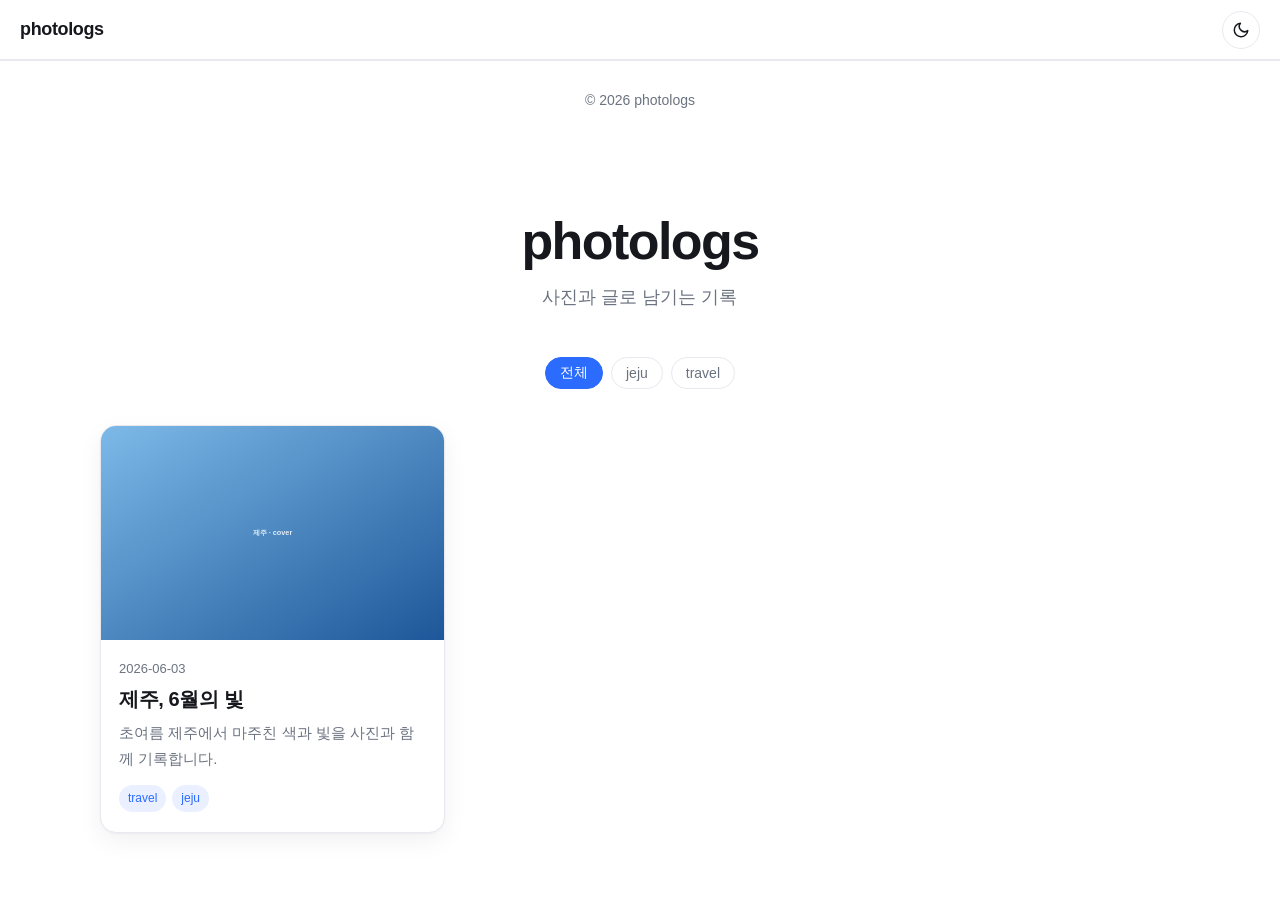
<file: index.html>
<!DOCTYPE html>
<html lang="ko">
<head>
  <meta charset="UTF-8">
  <meta name="viewport" content="width=device-width, initial-scale=1">
  <title>photologs</title>
  <link rel="canonical" href="releases/">
  <meta http-equiv="refresh" content="0; url=releases/">
  <script>location.replace("releases/" + location.hash);</script>
</head>
<body>
  <p>이동 중… <a href="releases/">photologs 메인으로 이동</a></p>
</body>
</html>
</file>
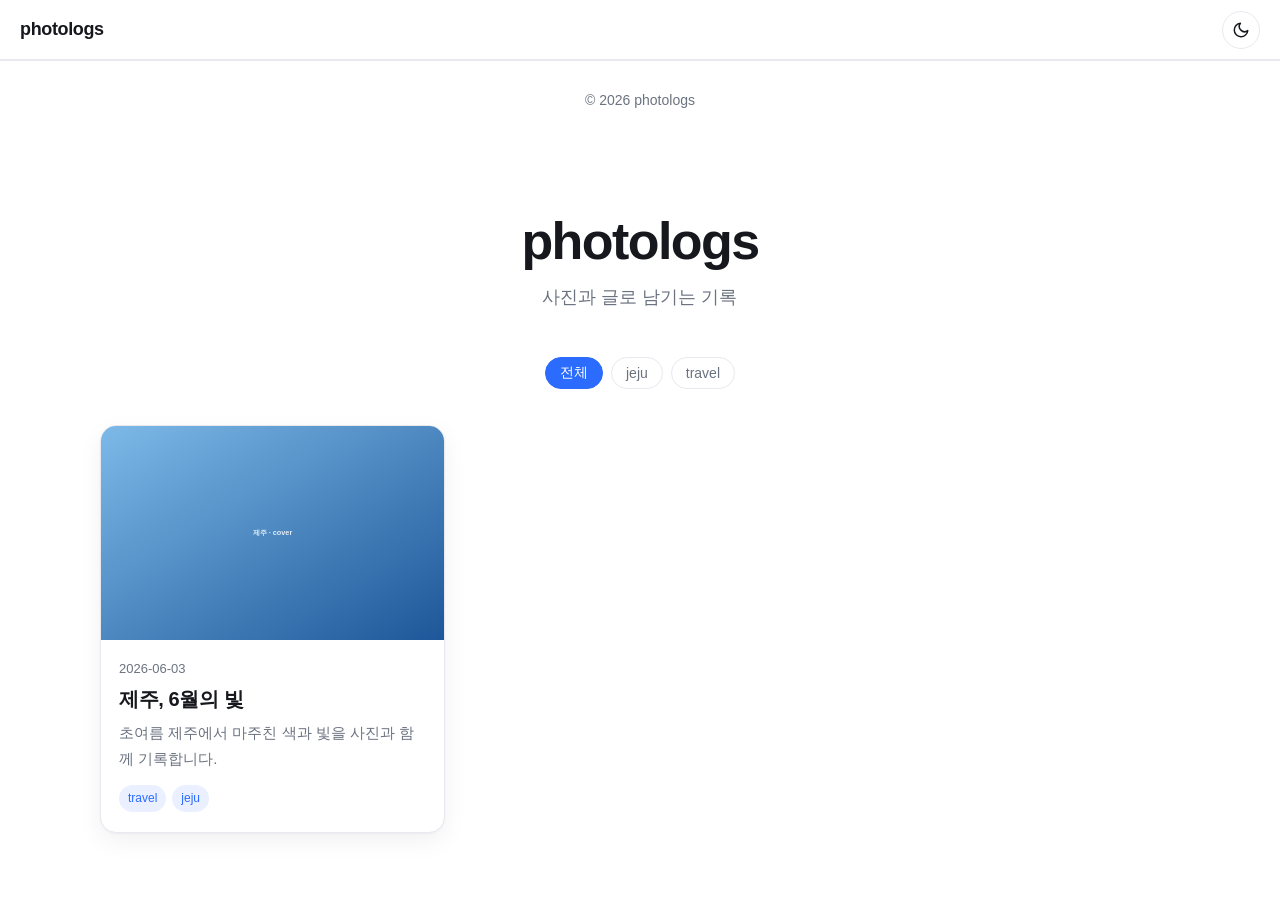
<file: releases/index.html>
<!DOCTYPE html>
<html lang="ko">
<head>
  <meta charset="UTF-8">
  <meta name="viewport" content="width=device-width, initial-scale=1">
  <title>photologs</title>
  <meta name="description" content="사진과 글로 남기는 기록">
  <link rel="stylesheet" href="../shared/style.css">
  <!-- 테마는 깜빡임 방지를 위해 먼저 -->
  <script src="../shared/theme.js"></script>
</head>
<body>
  <script src="../shared/nav.js" data-home="./" data-brand="photologs"></script>

  <section class="hero">
    <h1>photologs</h1>
    <p>사진과 글로 남기는 기록</p>
  </section>

  <div class="wrap wrap--wide">
    <div class="filters" id="filters"></div>
    <div class="grid" id="grid">
      <div class="empty">불러오는 중…</div>
    </div>
  </div>

  <script>
    (function () {
      var grid = document.getElementById("grid");
      var filters = document.getElementById("filters");
      var posts = [];
      var active = "전체";

      function esc(s) {
        return String(s == null ? "" : s).replace(/[&<>"]/g, function (c) {
          return { "&": "&amp;", "<": "&lt;", ">": "&gt;", '"': "&quot;" }[c];
        });
      }

      fetch("posts.json")
        .then(function (r) { if (!r.ok) throw new Error(r.status); return r.json(); })
        .then(function (data) {
          // 최신순 정렬
          posts = data.slice().sort(function (a, b) {
            return (b.date || "").localeCompare(a.date || "");
          });
          buildFilters();
          renderCards();
        })
        .catch(function () {
          grid.innerHTML = '<div class="empty">아직 릴리즈된 글이 없습니다.</div>';
        });

      function buildFilters() {
        var set = {};
        posts.forEach(function (p) { (p.tags || []).forEach(function (t) { set[t] = 1; }); });
        var tags = ["전체"].concat(Object.keys(set).sort());
        if (tags.length <= 1) return; // 태그 없으면 필터 숨김
        filters.innerHTML = tags.map(function (t) {
          return '<button class="chip' + (t === active ? " is-active" : "") +
                 '" data-tag="' + esc(t) + '">' + esc(t) + "</button>";
        }).join("");
        filters.addEventListener("click", function (e) {
          var btn = e.target.closest(".chip");
          if (!btn) return;
          active = btn.dataset.tag;
          filters.querySelectorAll(".chip").forEach(function (c) {
            c.classList.toggle("is-active", c.dataset.tag === active);
          });
          renderCards();
        });
      }

      function renderCards() {
        var list = active === "전체"
          ? posts
          : posts.filter(function (p) { return (p.tags || []).indexOf(active) !== -1; });

        if (!list.length) {
          grid.innerHTML = '<div class="empty">해당 태그의 글이 없습니다.</div>';
          return;
        }

        grid.innerHTML = list.map(function (p) {
          var href = encodeURI(p.slug + "/");
          var cover = p.cover
            ? '<div class="card__media"><img class="card__cover" src="' + esc(p.cover) +
              '" alt="" loading="lazy"></div>'
            : "";
          var tags = (p.tags || []).map(function (t) {
            return '<span class="tag">' + esc(t) + "</span>";
          }).join("");
          return (
            '<article class="card reveal">' +
              '<a href="' + href + '">' + cover +
                '<div class="card__body">' +
                  '<div class="card__meta">' + esc(p.date || "") + "</div>" +
                  '<h2 class="card__title">' + esc(p.title) + "</h2>" +
                  (p.excerpt ? '<p class="card__excerpt">' + esc(p.excerpt) + "</p>" : "") +
                  '<div class="card__tags">' + tags + "</div>" +
                "</div>" +
              "</a>" +
            "</article>"
          );
        }).join("");

        reveal();
      }

      function reveal() {
        var items = grid.querySelectorAll(".reveal");
        if (!("IntersectionObserver" in window)) {
          items.forEach(function (el) { el.classList.add("is-visible"); });
          return;
        }
        var io = new IntersectionObserver(function (entries) {
          entries.forEach(function (entry) {
            if (entry.isIntersecting) {
              entry.target.classList.add("is-visible");
              io.unobserve(entry.target);
            }
          });
        }, { threshold: .1 });
        items.forEach(function (el) { io.observe(el); });
      }
    })();
  </script>
</body>
</html>
</file>
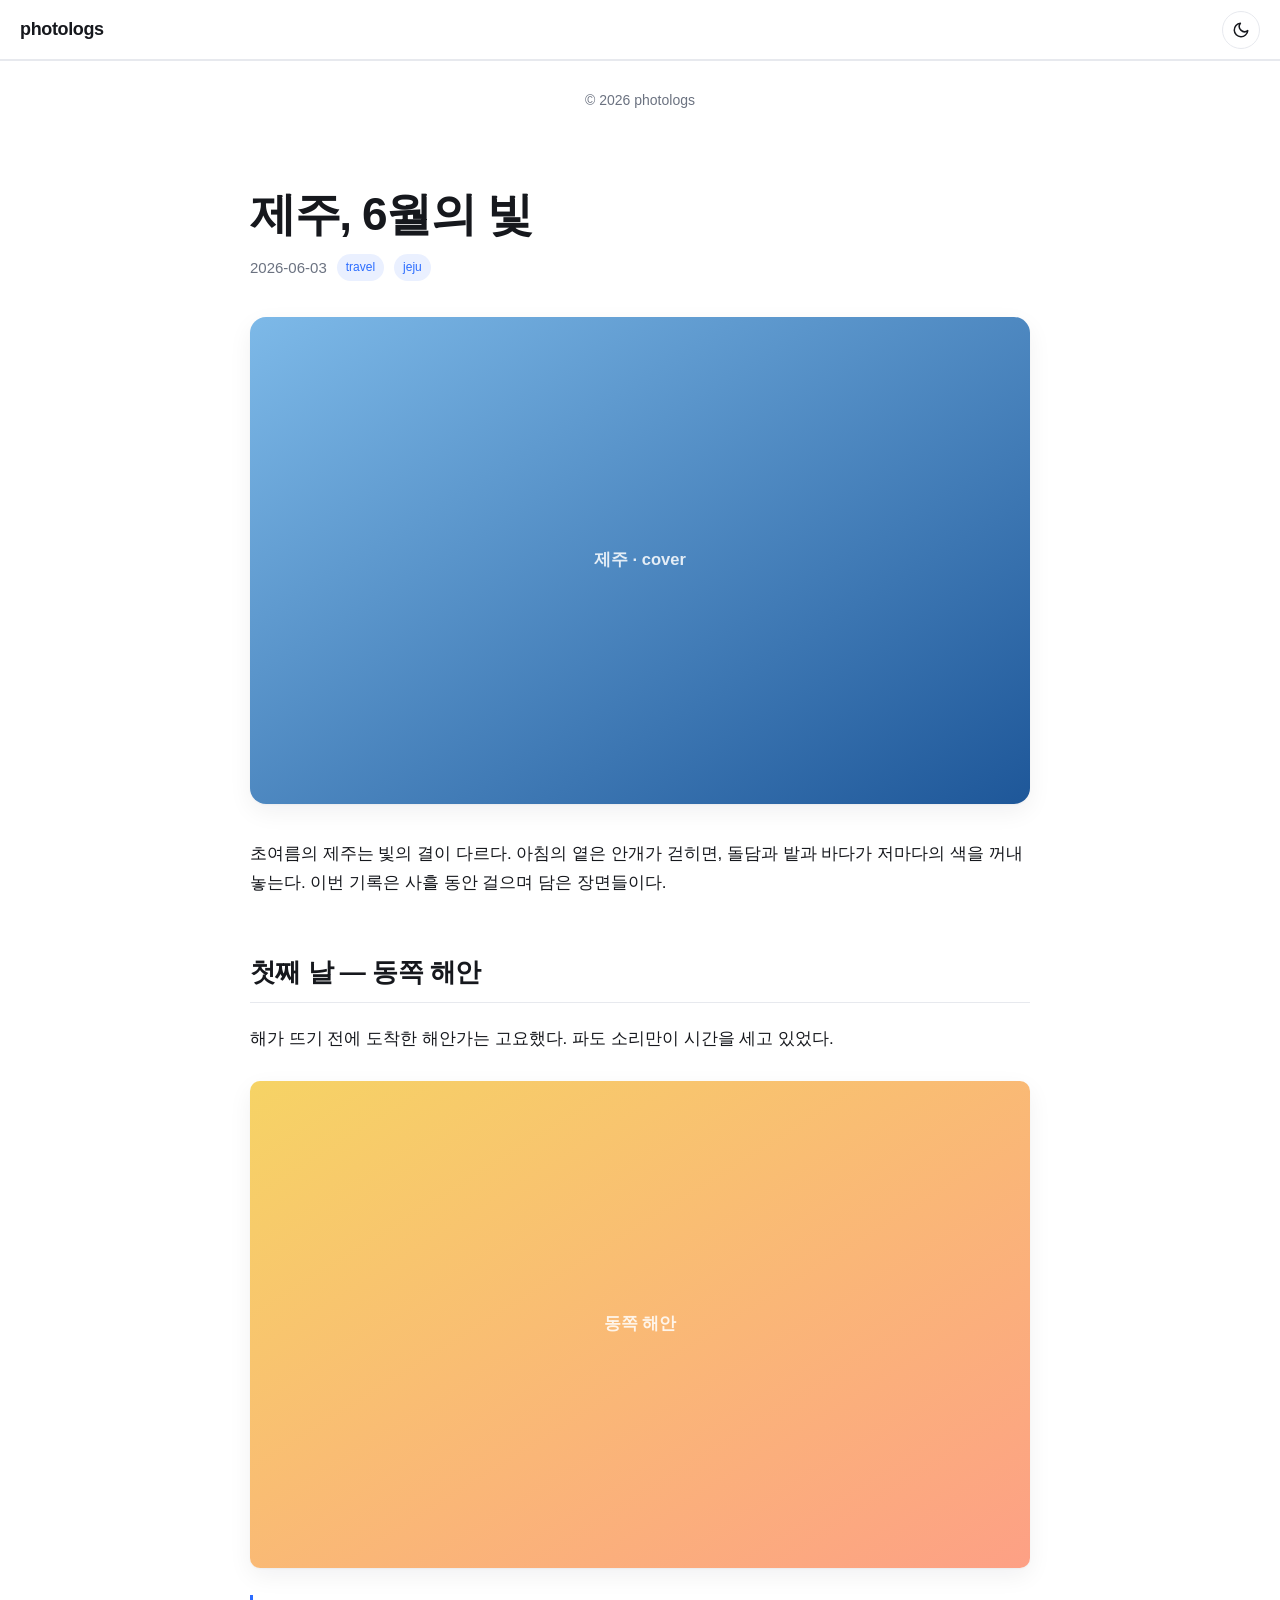
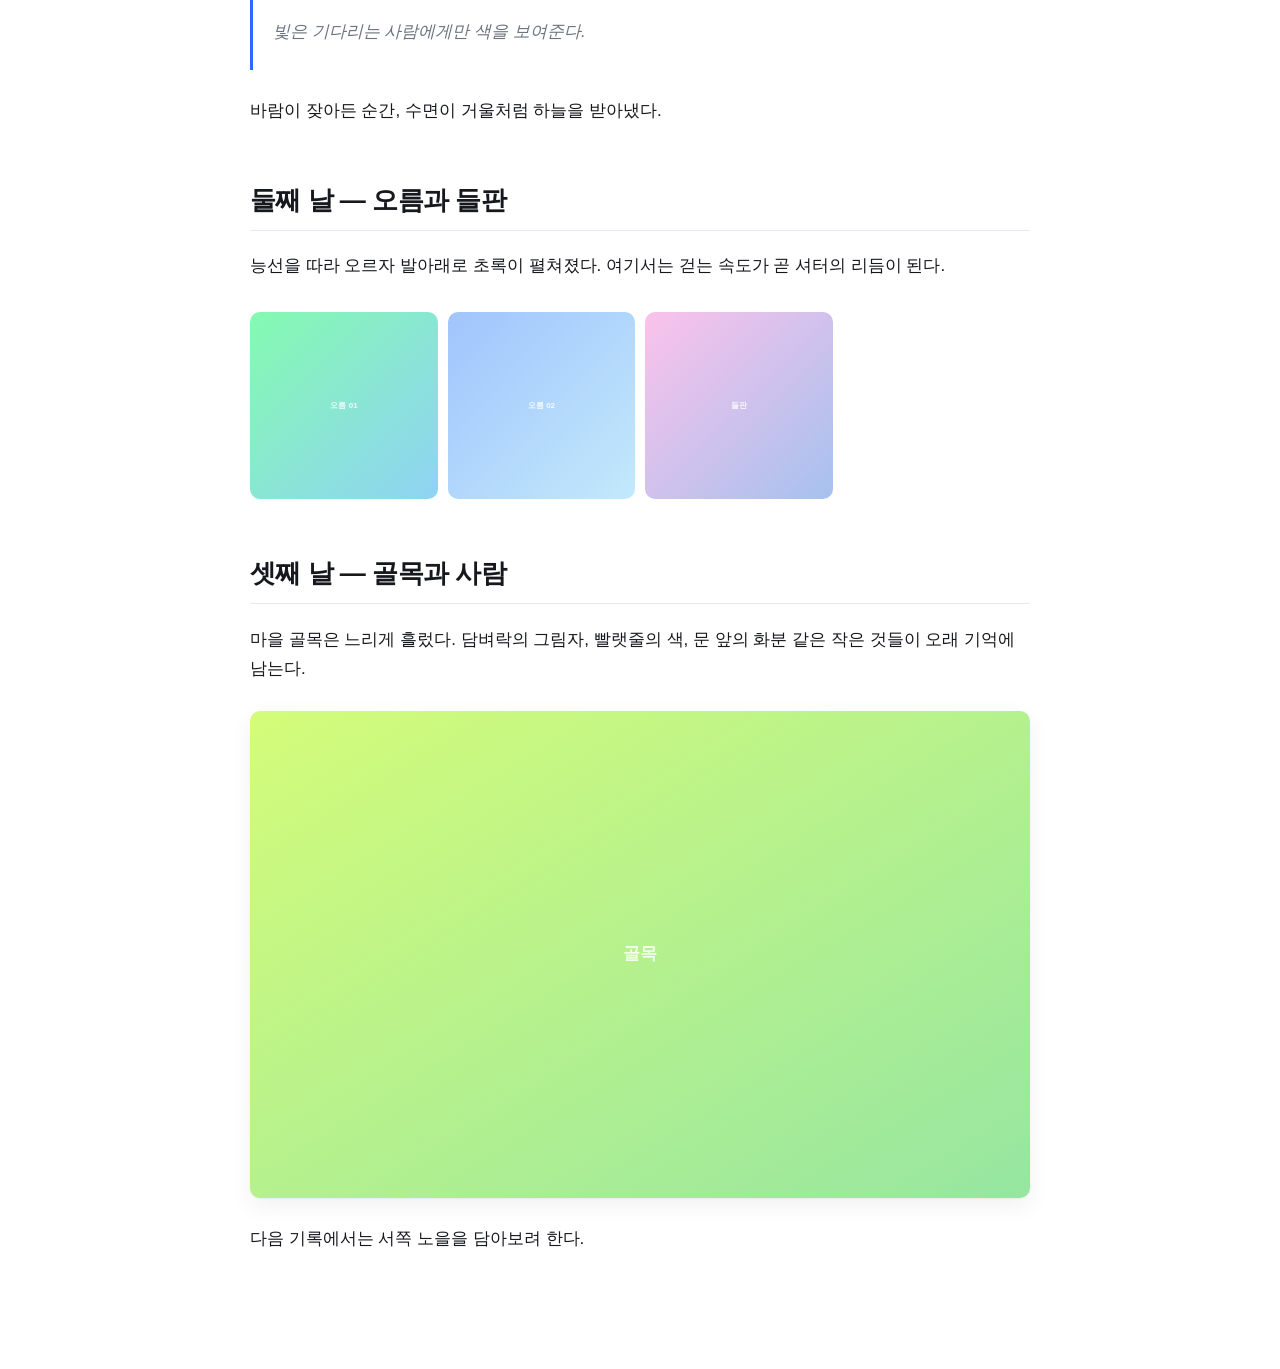
<file: releases/2026-06-jeju/index.html>
<!DOCTYPE html>
<html lang="ko">
<head>
  <meta charset="UTF-8">
  <meta name="viewport" content="width=device-width, initial-scale=1">
  <title>photologs</title>
  <link rel="stylesheet" href="../../shared/style.css">
  <script src="../../shared/theme.js"></script>
</head>
<body>
  <script src="../../shared/nav.js" data-home="../" data-brand="photologs"></script>

  <main class="wrap">
    <article id="article" class="article">
      <div class="empty">불러오는 중…</div>
    </article>
  </main>

  <script src="../../shared/vendor/marked.min.js"></script>
  <script src="../../shared/page.js" data-src="content.md"></script>
</body>
</html>
</file>
<file: shared/style.css>
/* photologs — shared styles
   화이트 톤 기본 + 다크모드(data-theme="dark") 토큰. 빌드 없음, 순수 CSS. */

/* ---------- 디자인 토큰 ---------- */
:root {
  --bg: #ffffff;
  --surface: #ffffff;
  --surface-2: #f6f7f9;
  --text: #16181d;
  --muted: #6b7280;
  --border: #e7e9ee;
  --accent: #2b6cff;
  --accent-soft: #eaf0ff;
  --shadow: 0 1px 2px rgba(16, 24, 40, .04), 0 8px 24px rgba(16, 24, 40, .06);
  --shadow-lg: 0 12px 40px rgba(16, 24, 40, .16);
  --radius: 16px;
  --radius-sm: 10px;
  --maxw: 820px;
  --maxw-wide: 1120px;
  --header-h: 60px;
  --font: -apple-system, BlinkMacSystemFont, "Segoe UI", "Apple SD Gothic Neo",
          "Pretendard", Roboto, "Helvetica Neue", "Noto Sans KR", sans-serif;
  --ease: cubic-bezier(.22, .61, .36, 1);
  color-scheme: light;
}

:root[data-theme="dark"] {
  --bg: #0d0f14;
  --surface: #14171e;
  --surface-2: #1a1e27;
  --text: #e8eaf0;
  --muted: #9aa3b2;
  --border: #262b36;
  --accent: #6f9bff;
  --accent-soft: #1a2336;
  --shadow: 0 1px 2px rgba(0, 0, 0, .3), 0 8px 24px rgba(0, 0, 0, .35);
  --shadow-lg: 0 12px 40px rgba(0, 0, 0, .5);
  color-scheme: dark;
}

/* ---------- 리셋 / 기본 ---------- */
* { box-sizing: border-box; }

html { scroll-behavior: smooth; }

body {
  margin: 0;
  background: var(--bg);
  color: var(--text);
  font-family: var(--font);
  font-size: 17px;
  line-height: 1.7;
  -webkit-font-smoothing: antialiased;
  transition: background .35s var(--ease), color .35s var(--ease);
}

img { max-width: 100%; display: block; }

a { color: var(--accent); text-decoration: none; }
a:hover { text-decoration: underline; }

/* ---------- 헤더 (nav.js 주입) ---------- */
.site-header {
  position: sticky;
  top: 0;
  z-index: 50;
  height: var(--header-h);
  display: flex;
  align-items: center;
  gap: 16px;
  padding: 0 20px;
  background: color-mix(in srgb, var(--bg) 78%, transparent);
  backdrop-filter: saturate(160%) blur(12px);
  -webkit-backdrop-filter: saturate(160%) blur(12px);
  border-bottom: 1px solid var(--border);
}

.site-header__brand {
  font-weight: 700;
  letter-spacing: -.02em;
  font-size: 18px;
  color: var(--text);
}
.site-header__brand:hover { text-decoration: none; opacity: .8; }

.site-header__spacer { flex: 1; }

.site-header__back {
  font-size: 14px;
  color: var(--muted);
}

/* 테마 토글 버튼 */
.theme-toggle {
  display: inline-grid;
  place-items: center;
  width: 38px;
  height: 38px;
  border: 1px solid var(--border);
  border-radius: 999px;
  background: var(--surface);
  color: var(--text);
  cursor: pointer;
  transition: background .25s var(--ease), border-color .25s var(--ease), transform .15s var(--ease);
}
.theme-toggle:hover { background: var(--surface-2); }
.theme-toggle:active { transform: scale(.92); }
.theme-toggle svg { width: 18px; height: 18px; }
.theme-toggle .icon-sun { display: none; }
:root[data-theme="dark"] .theme-toggle .icon-sun { display: block; }
:root[data-theme="dark"] .theme-toggle .icon-moon { display: none; }

/* ---------- 레이아웃 컨테이너 ---------- */
.wrap { max-width: var(--maxw); margin: 0 auto; padding: 0 20px; }
.wrap--wide { max-width: var(--maxw-wide); }

/* ---------- 메인(블로그) 히어로 ---------- */
.hero {
  text-align: center;
  padding: 72px 20px 36px;
}
.hero h1 {
  font-size: clamp(32px, 6vw, 52px);
  line-height: 1.1;
  letter-spacing: -.03em;
  margin: 0 0 12px;
}
.hero p { color: var(--muted); margin: 0; font-size: 18px; }

/* ---------- 태그 필터 ---------- */
.filters {
  display: flex;
  flex-wrap: wrap;
  gap: 8px;
  justify-content: center;
  padding: 8px 20px 28px;
}
.chip {
  border: 1px solid var(--border);
  background: var(--surface);
  color: var(--muted);
  padding: 6px 14px;
  border-radius: 999px;
  font-size: 14px;
  cursor: pointer;
  transition: all .2s var(--ease);
}
.chip:hover { color: var(--text); border-color: var(--text); }
.chip.is-active {
  background: var(--accent);
  border-color: var(--accent);
  color: #fff;
}

/* ---------- 카드 그리드 ---------- */
.grid {
  display: grid;
  grid-template-columns: repeat(auto-fill, minmax(300px, 1fr));
  gap: 22px;
  padding: 8px 0 80px;
}

.card {
  display: flex;
  flex-direction: column;
  background: var(--surface);
  border: 1px solid var(--border);
  border-radius: var(--radius);
  overflow: hidden;
  box-shadow: var(--shadow);
  transition: transform .3s var(--ease), box-shadow .3s var(--ease), border-color .3s var(--ease);
}
.card:hover {
  transform: translateY(-4px);
  box-shadow: var(--shadow-lg);
}
.card a { color: inherit; }
.card a:hover { text-decoration: none; }

.card__cover {
  aspect-ratio: 16 / 10;
  width: 100%;
  object-fit: cover;
  background: var(--surface-2);
  transition: transform .5s var(--ease);
}
.card:hover .card__cover { transform: scale(1.04); }
.card__media { overflow: hidden; }

.card__body { padding: 18px 18px 20px; }
.card__meta { font-size: 13px; color: var(--muted); margin-bottom: 6px; }
.card__title {
  font-size: 20px; font-weight: 700; letter-spacing: -.02em;
  margin: 0 0 8px; line-height: 1.3;
}
.card__excerpt { color: var(--muted); font-size: 15px; margin: 0 0 14px; }
.card__tags { display: flex; flex-wrap: wrap; gap: 6px; }
.tag {
  font-size: 12px; color: var(--accent);
  background: var(--accent-soft);
  padding: 3px 9px; border-radius: 999px;
}

.empty {
  text-align: center; color: var(--muted);
  padding: 60px 20px;
}

/* ---------- 글(아티클) 페이지 ---------- */
.article { padding: 8px 0 96px; }

.article__header { padding: 40px 0 28px; }
.article__title {
  font-size: clamp(30px, 5vw, 46px);
  line-height: 1.12; letter-spacing: -.03em; margin: 0 0 14px;
}
.article__meta {
  display: flex; flex-wrap: wrap; align-items: center; gap: 10px;
  color: var(--muted); font-size: 15px;
}
.article__cover {
  width: 100%; border-radius: var(--radius);
  margin: 8px 0 36px; box-shadow: var(--shadow);
}

/* 마크다운 본문 타이포그래피 */
.prose { font-size: 17px; }
.prose > * + * { margin-top: 1.1em; }
.prose h2 {
  font-size: 26px; letter-spacing: -.02em; margin-top: 2em;
  padding-bottom: .3em; border-bottom: 1px solid var(--border);
}
.prose h3 { font-size: 21px; letter-spacing: -.01em; margin-top: 1.6em; }
.prose p { margin: 1.1em 0; }
.prose img { border-radius: var(--radius-sm); margin: 1.6em auto; box-shadow: var(--shadow); cursor: zoom-in; }
.prose a { text-decoration: underline; text-underline-offset: 3px; }
.prose blockquote {
  margin: 1.6em 0; padding: 4px 20px;
  border-left: 3px solid var(--accent);
  color: var(--muted); font-style: italic;
}
.prose code {
  background: var(--surface-2); padding: .15em .4em;
  border-radius: 6px; font-size: .9em;
}
.prose pre {
  background: var(--surface-2); padding: 16px 18px;
  border-radius: var(--radius-sm); overflow-x: auto; font-size: 14px;
}
.prose pre code { background: none; padding: 0; }
.prose ul, .prose ol { padding-left: 1.4em; }
.prose hr { border: none; border-top: 1px solid var(--border); margin: 2.4em 0; }

/* ---------- 갤러리 (```gallery 변환) ---------- */
.gallery {
  display: grid;
  grid-template-columns: repeat(auto-fill, minmax(180px, 1fr));
  gap: 10px;
  margin: 1.8em 0;
}
.gallery img {
  margin: 0; width: 100%; height: 100%;
  aspect-ratio: 1 / 1; object-fit: cover;
  border-radius: var(--radius-sm); cursor: zoom-in;
  box-shadow: none;
  transition: transform .3s var(--ease), filter .3s var(--ease);
}
.gallery img:hover { transform: scale(1.02); filter: brightness(1.05); }

/* ---------- 라이트박스 ---------- */
.lightbox {
  position: fixed; inset: 0; z-index: 100;
  display: grid; place-items: center;
  background: rgba(8, 10, 14, .86);
  backdrop-filter: blur(6px);
  opacity: 0; pointer-events: none;
  transition: opacity .3s var(--ease);
  cursor: zoom-out;
}
.lightbox.is-open { opacity: 1; pointer-events: auto; }
.lightbox img {
  max-width: 92vw; max-height: 90vh;
  border-radius: 8px; box-shadow: var(--shadow-lg);
  transform: scale(.96); transition: transform .3s var(--ease);
}
.lightbox.is-open img { transform: scale(1); }

/* ---------- 스크롤 리빌 ---------- */
.reveal {
  opacity: 0; transform: translateY(16px);
  transition: opacity .6s var(--ease), transform .6s var(--ease);
}
.reveal.is-visible { opacity: 1; transform: none; }
@media (prefers-reduced-motion: reduce) {
  .reveal { opacity: 1; transform: none; transition: none; }
  html { scroll-behavior: auto; }
}

/* ---------- 푸터 ---------- */
.site-footer {
  border-top: 1px solid var(--border);
  padding: 28px 20px;
  text-align: center; color: var(--muted); font-size: 14px;
}

/* ---------- 반응형 ---------- */
@media (max-width: 640px) {
  body { font-size: 16px; }
  .hero { padding: 48px 20px 24px; }
  .grid { grid-template-columns: 1fr; }
}
</file>
